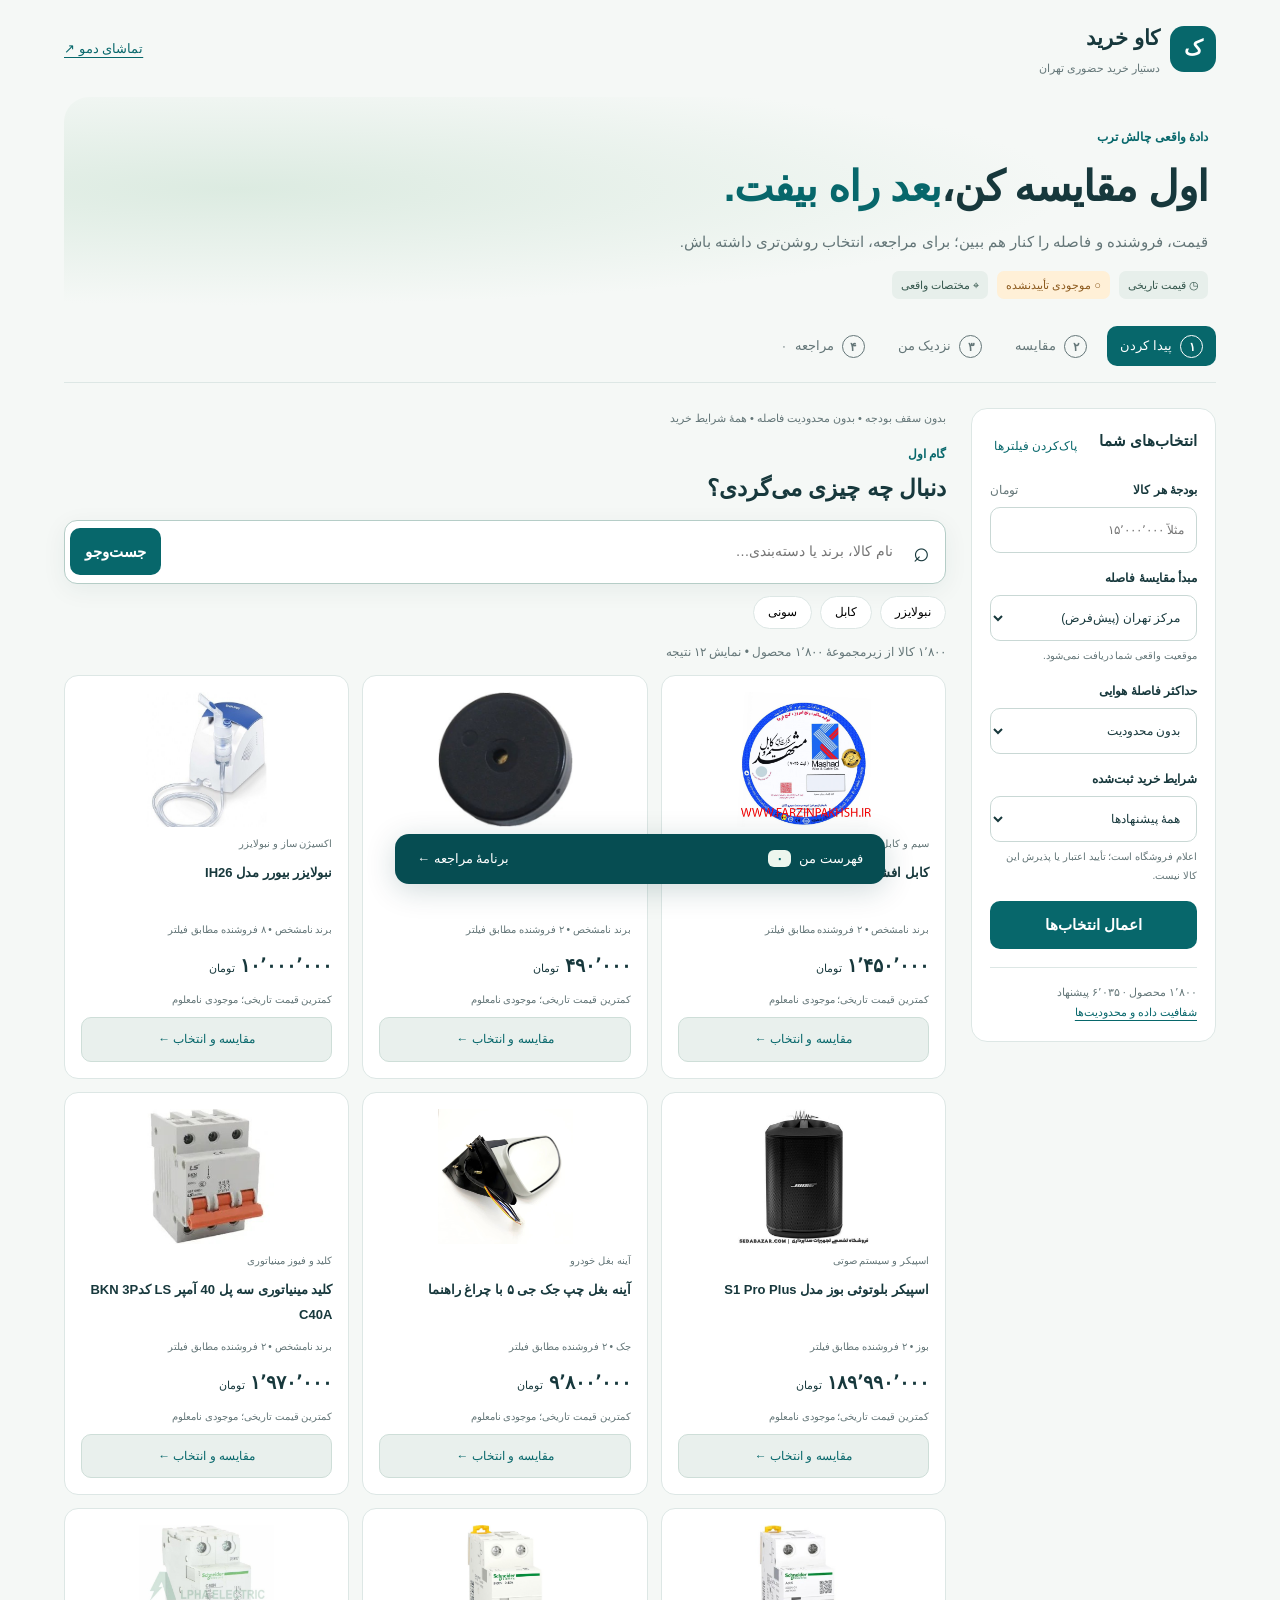
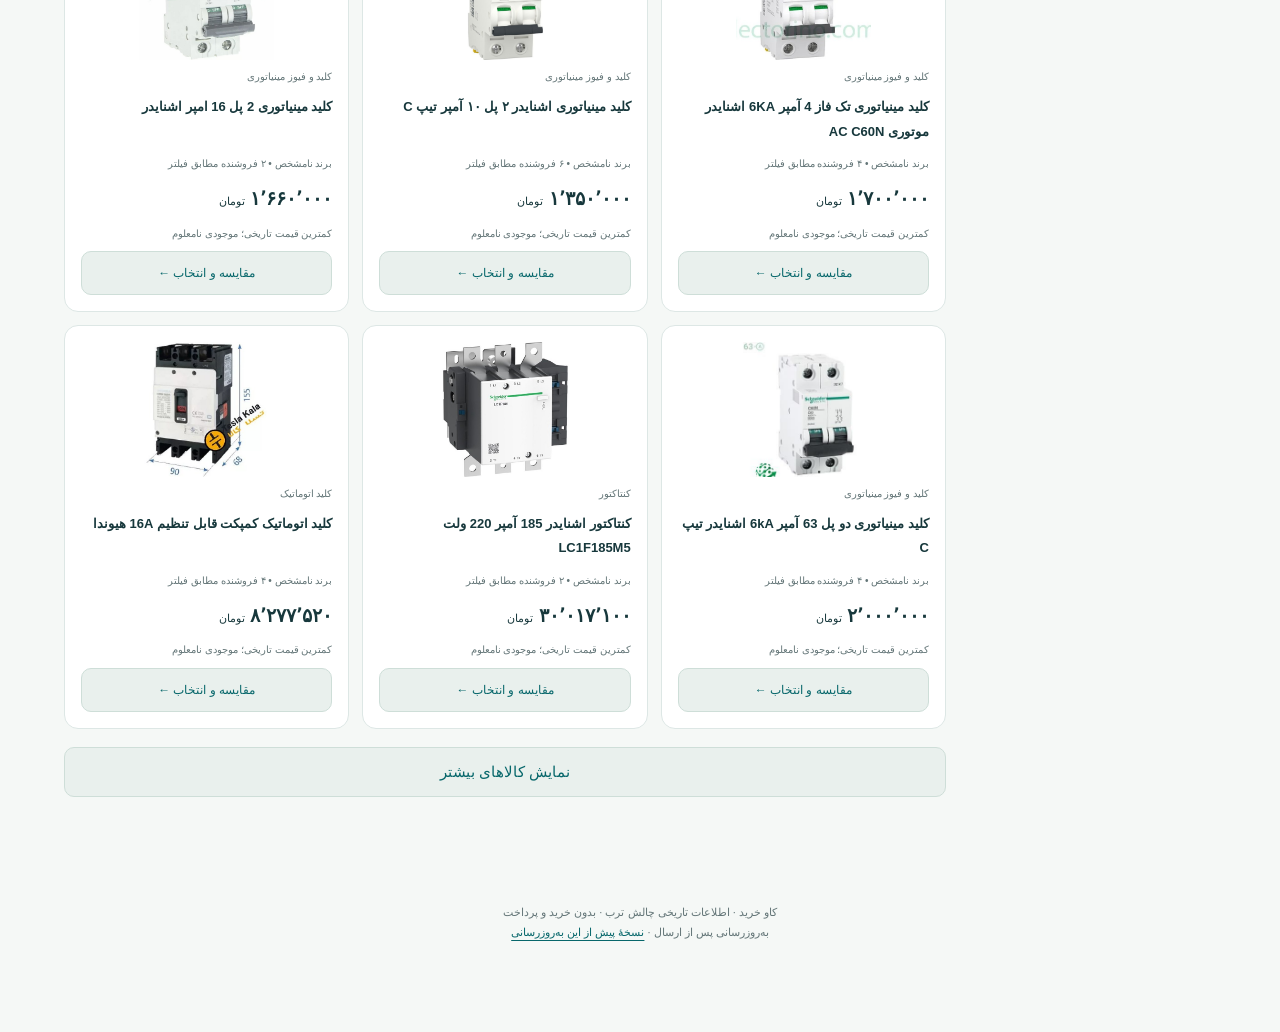
<file: docs/index.html>
<!doctype html><html lang="fa" dir="rtl"><meta charset="utf-8"><meta name="viewport" content="width=device-width,initial-scale=1"><meta name="theme-color" content="#075e62"><title>کاو خرید | از مقایسه تا مراجعه</title><link rel="stylesheet" href="style.css?v=1fab1d87873e"><body>
<header class="topbar"><a href="#search" class="brand"><span class="logo">ک</span><span>کاو خرید<small>دستیار خرید حضوری تهران</small></span></a><a class="text-link" href="video/">تماشای دمو ↗</a></header>
<main><div class="hero"><span class="eyebrow">دادهٔ واقعی چالش ترب</span><h1>اول مقایسه کن،<br><em>بعد راه بیفت.</em></h1><p>قیمت، فروشنده و فاصله را کنار هم ببین؛ برای مراجعه، انتخاب روشن‌تری داشته باش.</p><div class="trust"><span>◷ قیمت تاریخی</span><span>○ موجودی تأییدنشده</span><span>⌖ مختصات واقعی</span></div></div>
<nav class="steps" aria-label="مراحل خرید"><a href="#search" data-step="search"><b>۱</b> پیدا کردن</a><a href="#compare" data-step="compare"><b>۲</b> مقایسه</a><a href="#map" data-step="map"><b>۳</b> نزدیک من</a><a href="#shortlist" data-step="shortlist"><b>۴</b> مراجعه <span id="navCount">۰</span></a></nav>
<div class="workspace"><aside class="filters"><div class="filter-head"><h2>انتخاب‌های شما</h2><button class="text-button" id="resetBtn">پاک‌کردن فیلترها</button></div><label for="budget">بودجهٔ هر کالا <span>تومان</span></label><input id="budget" inputmode="numeric" placeholder="مثلاً ۱۵٬۰۰۰٬۰۰۰"><label for="area">مبدأ مقایسهٔ فاصله</label><select id="area"><option value="35.7000,51.4000">مرکز تهران (پیش‌فرض)</option><option value="35.6940,51.4100">جمهوری / حافظ</option><option value="35.7002,51.3889">میدان انقلاب</option><option value="35.7576,51.4098">میدان ونک</option><option value="35.8054,51.4284">تجریش</option><option value="custom">مختصات دلخواه</option></select><small>موقعیت واقعی شما دریافت نمی‌شود.</small><div id="customOrigin" hidden class="coords"><label>عرض <input id="lat" value="35.7000" inputmode="decimal"></label><label>طول <input id="lon" value="51.4000" inputmode="decimal"></label></div><label for="radius">حداکثر فاصلهٔ هوایی</label><select id="radius"><option value="0">بدون محدودیت</option><option value="2">۲ کیلومتر</option><option value="5">۵ کیلومتر</option><option value="10">۱۰ کیلومتر</option><option value="20">۲۰ کیلومتر</option></select><label for="payment">شرایط خرید ثبت‌شده</label><select id="payment"><option value="all">همهٔ پیشنهادها</option><option value="in_person">پذیرندگی حضوری اعلام‌شده</option></select><small>اعلام فروشگاه است؛ تأیید اعتبار یا پذیرش این کالا نیست.</small><button id="applyBtn" class="primary full">اعمال انتخاب‌ها</button><div class="dataset-note">۱٬۸۰۰ محصول · ۶٬۰۳۵ پیشنهاد<br><a href="#limitations">شفافیت داده و محدودیت‌ها</a></div></aside>
<div class="content"><button id="filterToggle" class="secondary filter-toggle">ویرایش بودجه و محدوده ⚙</button><p id="activeFilters" class="active-filters"></p><section id="search" class="view"><div class="section-head"><div><span class="eyebrow">گام اول</span><h2>دنبال چه چیزی می‌گردی؟</h2></div></div><form id="searchForm" class="search-box"><span aria-hidden="true">⌕</span><input id="query" type="search" placeholder="نام کالا، برند یا دسته‌بندی…" aria-label="جستجوی محصول"><button class="primary" id="searchBtn">جست‌وجو</button></form><div class="suggestions"><button data-query="نبولایزر">نبولایزر</button><button data-query="کابل">کابل</button><button data-query="سونی">سونی</button></div><p id="stats" role="status" aria-live="polite">در حال بارگذاری دادهٔ واقعی…</p><div id="results" class="product-grid"></div><button id="moreBtn" class="secondary full" hidden>نمایش کالاهای بیشتر</button></section>
<section id="compare" class="view" hidden><button class="text-button" data-view="search">→ بازگشت به نتایج</button><div id="chosen" class="selected-product"></div><div class="compare-tools"><h2>کدام فروشنده مناسب‌تر است؟</h2><label>ترتیب <select id="sort"><option value="price">کمترین قیمت ثبت‌شده</option><option value="distance">نزدیک‌ترین فروشگاه</option></select></label><button class="secondary" data-view="map">دیدن روی نقشه</button></div><p id="offerSummary" role="status"></p><div id="offers"></div><button id="alternativesBtn" class="secondary full">دیدن کالاهای هم‌دسته</button></section>
<section id="map" class="view" hidden><span class="eyebrow">گام سوم</span><h2>فروشگاه‌های نزدیکِ انتخاب شما</h2><p id="mapIntro"></p><div class="map-panel"><svg id="geo" viewBox="0 0 900 360" role="img" aria-label="نقشه مختصاتی فروشگاه‌ها"></svg><div class="map-key"><span>🟠 مبدأ ورودی</span><span>🟢 فروشگاه‌های واقعی</span></div></div><p class="hint">نقشهٔ مختصاتی است؛ خیابان و ترافیک را نشان نمی‌دهد. برای نقشهٔ خیابانی، پیوند هر فروشگاه را باز کنید.</p><div id="nearby"></div></section>
<section id="shortlist" class="view" hidden><span class="eyebrow">گام چهارم</span><h2>فهرست خرید و برنامهٔ مراجعه</h2><p class="hint">برای هر کالا یک فروشنده انتخاب می‌شود. تغییر فروشنده، انتخاب قبلی همان کالا را جایگزین می‌کند.</p><div id="list"></div><div id="cartSummary"></div><div class="plan-controls"><label>روز مراجعه <select id="visitDay"><option value="sat">شنبه</option><option value="sun">یکشنبه</option><option value="mon">دوشنبه</option><option value="tue">سه‌شنبه</option><option value="wed">چهارشنبه</option><option value="thu">پنجشنبه</option><option value="fri">جمعه</option></select></label><button class="primary" id="planBtn">ساخت برنامهٔ مراجعه ←</button></div><div id="plan"></div></section>
<section id="limitations" class="view" hidden><h2>شفافیت؛ پیش از راه افتادن</h2><div class="empty"><h3>قیمت ثبت‌شده، موجودی امروز نیست</h3><p>قیمت‌ها از دیتاست رسمی‌اند. موجودی، قیمت جاری و بازبودن فروشگاه تأیید نشده‌اند. نام بیشتر فروشگاه‌ها مستعار و شماره‌های تماس جعلی‌اند؛ تماس‌ها حذف شده‌اند.</p></div><p id="evidence"></p><p>این MVP پیشنهادهای مبتنی بر قیمت و فاصله دارد؛ LLM، تماس خودکار، رزرو و تأیید موجودی فعال نیستند. کالاهای هم‌دسته لزوماً جایگزین فنی نیستند.</p><p>چهار گام ویدئوی رسمی مستقلاً احراز نشده‌اند؛ ادعای مشاهدهٔ کامل آن نداریم. مراحل این رابط، مسیر واقعاً پیاده‌شده را نشان می‌دهند.</p></section></div></div>
</main><a href="#shortlist" id="cartDock" class="cart-dock"><span>فهرست من <b id="dockCount">۰</b></span><span>برنامهٔ مراجعه ←</span></a><footer>کاو خرید · اطلاعات تاریخی چالش ترب · بدون خرید و پرداخت<br>به‌روزرسانی پس از ارسال · <a href="https://github.com/pedrammgd/starcoach-torob-agent/tree/78eb4802c6316b175583e4e3a1d1d1ae33e91fbc">نسخهٔ پیش از این به‌روزرسانی</a></footer><div id="toast" role="status" aria-live="polite"></div><script src="app.js?v=cbc53ad1217c"></script></body></html>
</file>
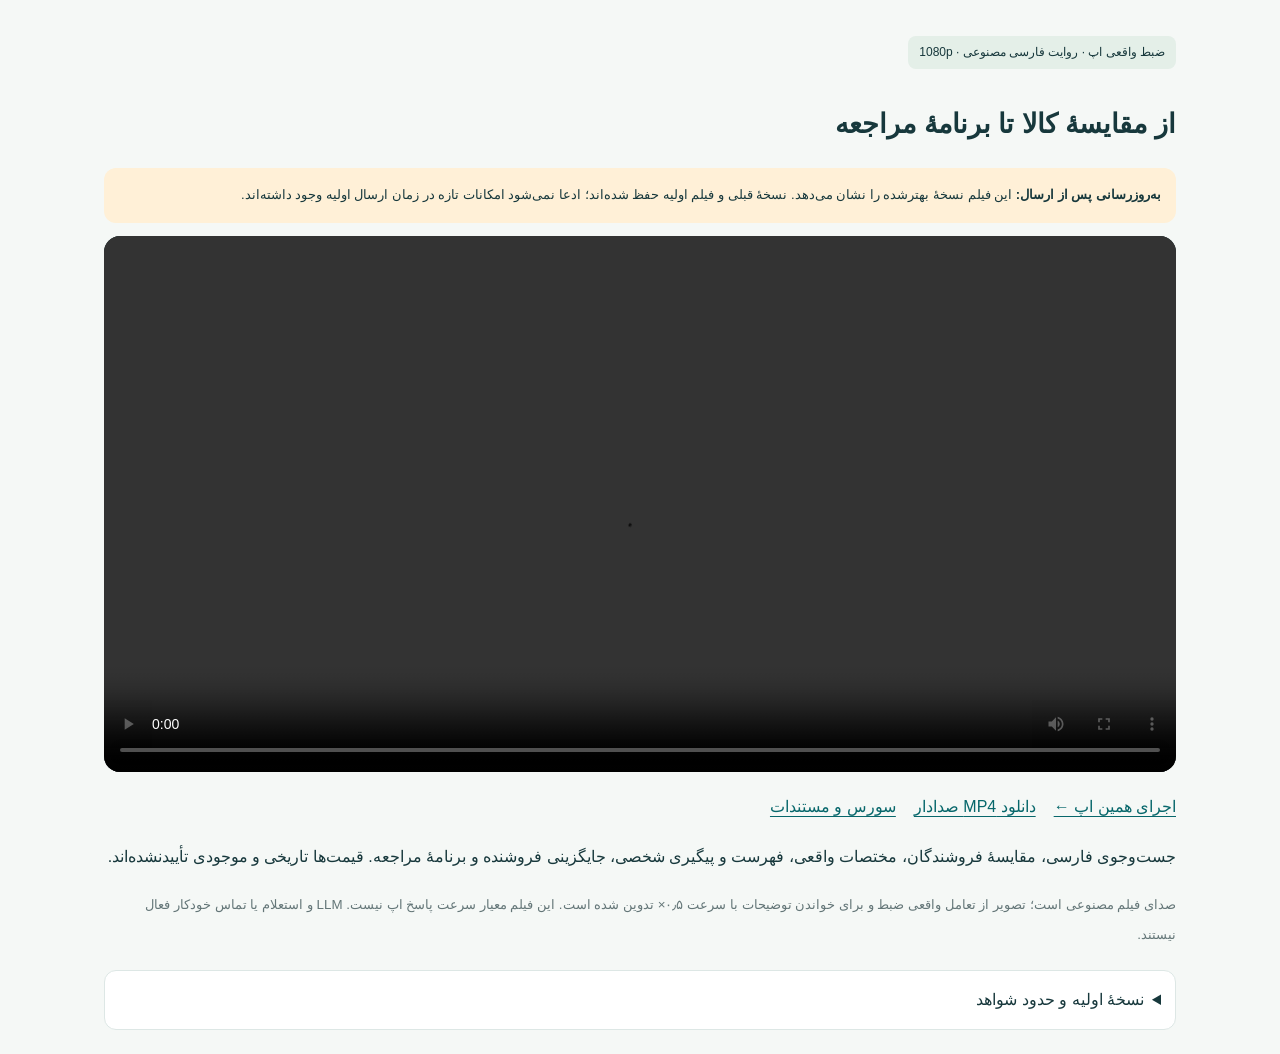
<file: docs/video/index.html>
<!doctype html><html lang="fa" dir="rtl"><meta charset="utf-8"><meta name="viewport" content="width=device-width,initial-scale=1"><meta name="theme-color" content="#075e62"><title>کاو خرید | دموی فارسی نسخهٔ به‌روزشده</title><style>*{box-sizing:border-box}body{max-width:1120px;margin:auto;padding:24px;background:#f5f8f6;color:#17383c;font:16px/1.9 Tahoma,Arial}h1{font-size:27px}video{display:block;width:100%;background:#102c30;border-radius:16px}.tag{display:inline-block;background:#e4efe8;padding:5px 11px;border-radius:8px;font-size:12px}.notice{background:#fff0d7;border-radius:12px;padding:15px;font-size:13px}a{color:#07676b;text-underline-offset:4px}.links{display:flex;gap:18px;flex-wrap:wrap;margin:20px 0}small{color:#647678}details{background:white;border:1px solid #dde7e5;border-radius:12px;padding:14px;margin-top:20px}@media(max-width:600px){body{padding:16px}h1{font-size:22px}}</style><p class="tag">ضبط واقعی اپ · روایت فارسی مصنوعی · 1080p</p><h1>از مقایسهٔ کالا تا برنامهٔ مراجعه</h1><p class="notice"><strong>به‌روزرسانی پس از ارسال:</strong> این فیلم نسخهٔ بهترشده را نشان می‌دهد. نسخهٔ قبلی و فیلم اولیه حفظ شده‌اند؛ ادعا نمی‌شود امکانات تازه در زمان ارسال اولیه وجود داشته‌اند.</p><video controls playsinline preload="metadata" aria-label="دموی کاو خرید با روایت فارسی مصنوعی"><source src="demo.mp4?v=ec59d1eb8b3f" type="video/mp4"></video><div class="links"><a href="../">اجرای همین اپ ←</a><a href="demo.mp4">دانلود MP4 صدادار</a><a href="https://github.com/pedrammgd/starcoach-torob-agent">سورس و مستندات</a></div><p>جست‌وجوی فارسی، مقایسهٔ فروشندگان، مختصات واقعی، فهرست و پیگیری شخصی، جایگزینی فروشنده و برنامهٔ مراجعه. قیمت‌ها تاریخی و موجودی تأییدنشده‌اند.</p><small>صدای فیلم مصنوعی است؛ تصویر از تعامل واقعی ضبط و برای خواندن توضیحات با سرعت ۰٫۵× تدوین شده است. این فیلم معیار سرعت پاسخ اپ نیست. LLM و استعلام یا تماس خودکار فعال نیستند.</small><details><summary>نسخهٔ اولیه و حدود شواهد</summary><p>وضعیت موجود/ناموجود صرفاً یادداشت شخصی کاربر است؛ هیچ فروشنده‌ای از طرف اپ تأیید نشده است. ترتیب مراجعه بر اساس فاصلهٔ هوایی است و مسیر خیابانی نیست. چهار گام ویدئوی رسمی مستقلاً احراز نشده‌اند.</p><a href="https://raw.githubusercontent.com/pedrammgd/starcoach-torob-agent/78eb4802c6316b175583e4e3a1d1d1ae33e91fbc/docs/video/demo.mp4">ویدئوی اولیهٔ بی‌صدا</a> · <a href="https://github.com/pedrammgd/starcoach-torob-agent/tree/78eb4802c6316b175583e4e3a1d1d1ae33e91fbc">سورس پیش از این به‌روزرسانی</a></details></html>
</file>
<file: docs/style.css>
:root{--ink:#17383c;--teal:#07676b;--muted:#647678;--line:#dde7e5;--bg:#f5f8f6;--orange:#ba541d}*{box-sizing:border-box}html{scroll-behavior:smooth}body{margin:0;background:var(--bg);color:var(--ink);font:15px/1.85 Tahoma,Arial,sans-serif}button,input,select{font:inherit}button,a,input,select{touch-action:manipulation}button,a{transition:background .15s,color .15s}button{cursor:pointer}a{color:var(--teal);text-underline-offset:4px}button:focus-visible,a:focus-visible,input:focus-visible,select:focus-visible{outline:3px solid #e3a456;outline-offset:3px}input,select{min-height:46px;border:1px solid #c9d8d5;border-radius:10px;padding:9px 12px;background:white;color:var(--ink);min-width:0;max-width:100%}button{border:0;border-radius:10px;padding:10px 15px;min-height:44px}h1,h2,h3,p{margin-top:0}h2{font-size:23px;margin-bottom:10px}h3{font-size:17px}small,.hint{color:var(--muted);font-size:12px}small{display:block}.topbar{display:flex;justify-content:space-between;align-items:center;max-width:1200px;margin:auto;padding:19px 24px}.brand{display:flex;gap:10px;align-items:center;font-weight:bold;font-size:21px;text-decoration:none;color:var(--ink)}.brand small{font-size:11px;font-weight:normal}.logo{background:var(--teal);color:white;border-radius:14px;width:46px;height:46px;display:grid;place-items:center}.text-link{font-size:13px}.hero{padding:25px 8px 27px}.hero h1{font-size:42px;line-height:1.5;letter-spacing:-1px;margin:5px 0 10px}.hero h1 em{font-style:normal;color:var(--teal)}.hero p{color:var(--muted);max-width:620px}.eyebrow{font-size:12px;color:var(--teal);font-weight:bold}.trust{display:flex;flex-wrap:wrap;gap:9px}.trust span,.badge{background:#e7efeb;color:#36584e;border-radius:7px;padding:4px 9px;font-size:11px}.trust span:nth-child(2){background:#fff0d7;color:#8b591c}main{max-width:1200px;margin:auto;padding:0 24px 90px}.steps{display:flex;gap:7px;border-bottom:1px solid var(--line);padding-bottom:16px;margin-bottom:25px;overflow:auto}.steps a{display:flex;align-items:center;gap:8px;white-space:nowrap;color:var(--muted);text-decoration:none;padding:8px 13px;border-radius:10px;font-size:13px}.steps a.active{background:var(--teal);color:white}.steps b{display:grid;place-items:center;border:1px solid currentColor;border-radius:50%;font-size:12px;width:23px;height:23px}#navCount{font-size:11px}.workspace{display:grid;grid-template-columns:245px minmax(0,1fr);gap:25px;align-items:start}.filters{background:white;border:1px solid var(--line);border-radius:16px;padding:18px}.filter-head{display:flex;align-items:center;justify-content:space-between;gap:8px}.filter-head h2{font-size:15px;white-space:nowrap}.text-button{background:none;color:var(--teal);padding:4px;font-size:12px;min-height:36px}.filters label{display:block;font-size:12px;font-weight:bold;margin:14px 0 6px}.filters label span{float:left;font-weight:normal;color:var(--muted)}.filters input,.filters select{width:100%;font-size:12px}.filters small{font-size:10px;margin-top:6px}.filters .primary{margin-top:16px}.coords{display:flex;gap:8px}.coords[hidden]{display:none}.dataset-note{border-top:1px solid var(--line);padding-top:14px;margin-top:18px;color:var(--muted);font-size:11px}.primary{background:var(--teal);color:white;font-weight:bold}.primary:hover{background:#054e51}.primary:disabled{opacity:.5;cursor:not-allowed}.secondary{background:#e9f0ed;color:var(--teal);border:1px solid #ceded8}.secondary:hover{background:#dce9e3}.full{width:100%}.active-filters{font-size:11px;color:var(--muted);min-height:20px}.search-box{display:flex;align-items:center;background:white;border:1px solid #b5cdc7;border-radius:13px;padding:5px;gap:8px;box-shadow:0 6px 25px #083c3910}.search-box input{border:0;flex:1;width:100%;font-size:14px}.search-box>span{font-size:28px;margin-right:10px}.suggestions{display:flex;gap:8px;margin:12px 0}.suggestions button{background:white;border:1px solid var(--line);border-radius:30px;font-size:12px;padding:4px 14px;min-height:33px}.product-grid{display:grid;grid-template-columns:repeat(3,minmax(0,1fr));gap:13px}#stats{font-size:12px;color:var(--muted)}.product-card,.seller-card,.list-item,.stop{background:white;border:1px solid var(--line);border-radius:14px;padding:16px}.product-card{display:flex;flex-direction:column;gap:8px}.product-card h3{font-size:13px;line-height:1.9;margin:0;min-height:52px}.product-card .category{font-size:10px;color:var(--muted)}.product-image{height:135px;display:grid;place-items:center;background:white;overflow:hidden;border-radius:9px}.product-image img{width:100%;height:100%;max-height:135px;object-fit:contain}.product-image .placeholder{font-size:32px;color:#a3b8b0}.price{font-weight:bold;color:var(--ink);font-size:19px;white-space:nowrap}.price span{font-weight:normal;font-size:11px}.product-card button{margin-top:auto;font-size:12px}.product-card .hint{font-size:10px}.product-card small{font-size:10px}.selected-product{display:flex;align-items:center;gap:18px;background:white;border:1px solid var(--line);border-radius:14px;padding:18px;margin:14px 0}.selected-product img{width:85px;height:85px;object-fit:contain}.selected-product h2{font-size:19px}.selected-product details{font-size:12px}.compare-tools{display:flex;align-items:center;gap:12px;flex-wrap:wrap;margin-top:23px}.compare-tools h2{flex:1;font-size:18px}.compare-tools label{font-size:11px}.compare-tools select{font-size:12px;min-height:39px}.compare-tools button{font-size:11px}.seller-card{margin-bottom:12px}.seller-top{display:flex;gap:12px;align-items:start;justify-content:space-between}.seller-top h3{font-size:16px;margin-bottom:4px}.seller-top .price{color:var(--orange)}.seller-meta{display:flex;flex-wrap:wrap;gap:7px;margin:10px 0}.badge.warn{background:#fff2d9;color:#845c24}.badge.best{background:#def0e5;color:#226647}.seller-card p,.seller-card small{margin-bottom:7px}.seller-actions{display:flex;align-items:center;justify-content:space-between;gap:12px;margin-top:15px}.seller-actions a{font-size:12px}.seller-actions button{font-size:12px}.seller-actions .primary[aria-pressed=true]{background:#e3f1e9;color:#1d634b}.hours{border-top:1px solid var(--line);padding-top:10px;font-size:12px}.hours ul{list-style:none;padding:0;margin:5px 0;display:grid;grid-template-columns:1fr 1fr;gap:4px 15px}.hours summary{cursor:pointer;color:var(--teal)}.empty{background:white;border:1px dashed #b8cfca;padding:27px;border-radius:14px;text-align:center}.empty p{color:var(--muted);font-size:13px}.map-panel{padding:12px;background:white;border:1px solid var(--line);border-radius:14px}svg{display:block;background:#e7f0e7;border-radius:10px;width:100%;max-height:360px}svg text{font:15px Tahoma}svg a{cursor:pointer}.map-key{display:flex;gap:20px;justify-content:center;font-size:11px;margin-top:10px}.near-row{background:white;border:1px solid var(--line);border-radius:12px;padding:15px;margin:10px 0;display:flex;gap:12px;align-items:start}.number{display:grid;place-items:center;flex-shrink:0;width:31px;height:31px;border-radius:50%;background:#e2efe9;color:var(--teal);font-weight:bold}.near-row h3{margin-bottom:4px;font-size:14px}.near-row small{font-size:11px}.near-row a{font-size:11px}.list-item{display:flex;gap:12px;align-items:center;margin-bottom:10px}.list-item img{width:55px;height:55px;object-fit:contain}.list-copy{flex:1;min-width:0}.list-copy h3{font-size:13px;margin-bottom:3px}.list-copy .price{font-size:16px}.remove{background:#fff0eb;color:#a34925;font-size:12px;white-space:nowrap}.cart-total{display:flex;justify-content:space-between;align-items:center;padding:16px;background:#e4efe8;border-radius:12px;margin-top:18px}.plan-controls{display:flex;align-items:end;gap:12px;margin:20px 0}.plan-controls label{font-size:12px;flex:1}.plan-controls select{display:block;width:100%}.plan-controls button{flex:1}.stop{margin-top:12px;border-right:4px solid var(--teal)}.stop h3{font-size:15px;margin-bottom:5px}.checklist{background:#fff4db;border-radius:12px;padding:16px;font-size:12px;margin-top:18px}.cart-dock{position:fixed;bottom:16px;left:50%;transform:translateX(-50%);display:flex;justify-content:space-between;gap:40px;background:#064d52;color:white;padding:13px 22px;box-shadow:0 6px 30px #063b4230;border-radius:14px;text-decoration:none;z-index:20;font-size:13px;width:min(94%,490px)}.cart-dock b{background:#edf6ee;color:var(--teal);border-radius:6px;padding:1px 8px;margin-right:5px}footer{text-align:center;font-size:11px;color:var(--muted);padding:15px 15px 90px}#toast{position:fixed;top:18px;left:50%;transform:translateX(-50%);background:#173c3e;color:white;padding:12px 20px;border-radius:12px;z-index:100;box-shadow:0 6px 30px #1233;display:none;font-size:13px;max-width:92%}[hidden]{display:none!important}#moreBtn{margin-top:18px}#offerSummary{font-size:12px;color:var(--muted)}
@media(min-width:1000px){.hero{background:radial-gradient(ellipse at 15% 40%,#dcebe1 0,transparent 60%);border-radius:25px}.hero h1 br{display:none}.filters{position:sticky;top:16px}}@media(max-width:980px){.product-grid{grid-template-columns:repeat(2,minmax(0,1fr))}.workspace{grid-template-columns:215px minmax(0,1fr);gap:17px}}@media(max-width:650px){body{font-size:14px}.topbar{padding:14px 16px}.brand{font-size:18px}.text-link{font-size:11px}main{padding:0 16px 90px}.hero{padding:16px 0 21px}.hero h1{font-size:32px}.hero p{font-size:13px}.trust{gap:5px}.trust span{font-size:10px;padding:4px 6px}.steps{gap:3px;padding-bottom:11px;margin-bottom:18px}.steps a{padding:7px 8px;gap:4px;font-size:11px}.steps b{width:21px;height:21px}.workspace{display:flex;flex-direction:column;gap:16px}.filters{width:100%;padding:14px;display:grid;grid-template-columns:1fr 1fr;gap:4px 12px}.filters .filter-head{grid-column:1/-1}.filters>label{margin:8px 0 0}.filters>input,.filters>select{grid-row:auto}.filters>small{grid-column:1/-1}.filters{display:block}.filters label{margin-top:11px}.filters select,.filters input{min-height:42px}.filters .dataset-note{display:none}.filter-head h2{margin-bottom:0}.filters small{font-size:10px}.filters .primary{min-height:42px}.content{width:100%}.active-filters{font-size:10px}.product-grid{gap:9px}.product-card{padding:10px}.product-card h3{font-size:12px;min-height:68px}.product-image{height:110px}.product-image img{max-height:110px}.product-card .price{font-size:15px}.product-card .price span{font-size:10px}.product-card button{padding:8px 5px;font-size:11px}.search-box{gap:3px}.search-box>span{display:none}.search-box input{font-size:12px;padding:9px 7px}.search-box button{font-size:12px;padding:9px 11px}h2{font-size:21px}.selected-product{padding:13px;gap:12px}.selected-product h2{font-size:16px}.selected-product img{width:60px;height:60px}.seller-top{gap:7px}.seller-top h3{font-size:14px}.seller-top .price{font-size:17px}.seller-card{padding:14px}.seller-card small{font-size:11px}.seller-actions{align-items:start;flex-direction:column}.seller-actions button{width:100%}.hours ul{grid-template-columns:1fr}.compare-tools h2{flex-basis:100%}.list-item{padding:12px}.list-item img{width:40px;height:40px}.list-copy h3{font-size:12px}.remove{padding:7px;min-height:38px}.cart-total{padding:13px;font-size:12px}.cart-total .price{font-size:17px}.plan-controls{flex-wrap:wrap}.plan-controls button{flex-basis:100%}.near-row{padding:12px}.cart-dock{bottom:10px;padding:12px 17px;font-size:12px}}

.filter-toggle{display:none}@media(max-width:650px){.filter-toggle{display:block;width:100%;margin-bottom:10px}.filters{display:none}body.filters-open .filters{display:block}.hero h1{font-size:30px}.product-card button{min-height:44px}.search-box button{min-height:44px}}

.followup-label{display:block;font-size:11px;margin-top:10px}.followup-label select{display:block;max-width:100%;font-size:12px;margin:5px 0;min-height:42px}.list-item.unavailable{border-color:#e6c4ad;background:#fffcf5}.list-copy>.secondary{font-size:11px;margin-top:8px}input[aria-invalid=true]{border:2px solid #b04c35;background:#fff8f6}.release-note{font-size:11px;color:#647678;padding:10px 16px;text-align:center;border-bottom:1px solid #dde7e5}.release-note a{margin-right:6px}@media(max-width:650px){.list-item{align-items:start}.list-copy{overflow-wrap:anywhere}.followup-label select{width:100%;font-size:11px}.list-item.unavailable .list-copy>.secondary{width:100%}}
</file>
